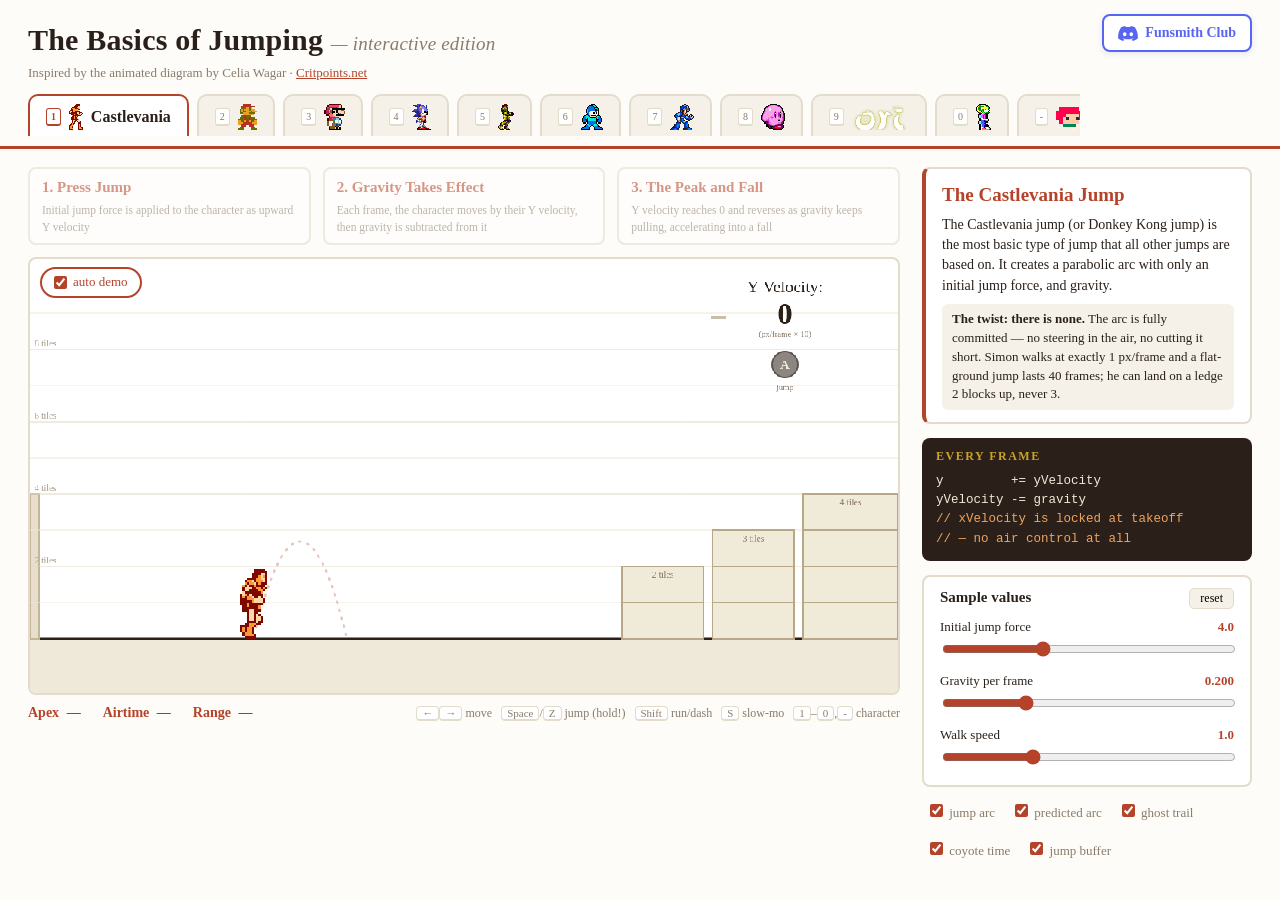
<file: index.html>
<!DOCTYPE html>
<html lang="en">
<head>
<meta charset="UTF-8">
<meta name="viewport" content="width=device-width, initial-scale=1.0">
<title>The Basics of Jumping — Interactive</title>
<link rel="stylesheet" href="style.css?v=8">
</head>
<body>
<header>
  <div class="title-block">
    <h1>The Basics of Jumping <span class="subtitle">— interactive edition</span></h1>
    <p class="credit">Inspired by the animated diagram by Celia Wagar · <a href="https://critpoints.net" target="_blank" rel="noopener">Critpoints.net</a></p>
  </div>
  <nav id="char-tabs" class="char-tabs"></nav>
  <a class="funsmith-badge" href="http://funsmith.club" target="_blank" rel="noopener" title="Join the Funsmith Club on Discord">
    <svg viewBox="0 0 127.14 96.36" width="20" height="15" aria-hidden="true"><path fill="currentColor" d="M107.7,8.07A105.15,105.15,0,0,0,81.47,0a72.06,72.06,0,0,0-3.36,6.83A97.68,97.68,0,0,0,49,6.83,72.37,72.37,0,0,0,45.64,0,105.89,105.89,0,0,0,19.39,8.09C2.79,32.65-1.71,56.6.54,80.21h0A105.73,105.73,0,0,0,32.71,96.36,77.7,77.7,0,0,0,39.6,85.25a68.42,68.42,0,0,1-10.85-5.18c.91-.66,1.8-1.34,2.66-2a75.57,75.57,0,0,0,64.32,0c.87.71,1.76,1.39,2.66,2a68.68,68.68,0,0,1-10.87,5.19,77,77,0,0,0,6.89,11.1A105.25,105.25,0,0,0,126.6,80.22h0C129.24,52.84,122.09,29.11,107.7,8.07ZM42.45,65.69C36.18,65.69,31,60,31,53s5-12.74,11.43-12.74S54,46,53.89,53,48.84,65.69,42.45,65.69Zm42.24,0C78.41,65.69,73.25,60,73.25,53s5-12.74,11.44-12.74S96.23,46,96.12,53,91.08,65.69,84.69,65.69Z"/></svg>
    Funsmith Club
  </a>
</header>

<main>
  <section class="stage-col">
    <div class="rotate-hint" id="rotate-hint">
      <span>&#128241;&#8635; Best played in landscape</span>
      <button id="rotate-go">go fullscreen</button>
      <button id="rotate-close" aria-label="dismiss">&times;</button>
    </div>
    <div class="phase-cards" id="phase-cards">
      <div class="phase-card" data-phase="1">
        <h3>1. Press Jump</h3>
        <p>Initial jump force is applied to the character as upward Y&nbsp;velocity</p>
      </div>
      <div class="phase-card" data-phase="2">
        <h3>2. Gravity Takes Effect</h3>
        <p>Each frame, the character moves by their Y&nbsp;velocity, then gravity is subtracted from it</p>
      </div>
      <div class="phase-card" data-phase="3">
        <h3>3. The Peak and Fall</h3>
        <p>Y&nbsp;velocity reaches 0 and reverses as gravity keeps pulling, accelerating into a fall</p>
      </div>
    </div>

    <div class="canvas-wrap">
      <canvas id="game" width="1152" height="576"></canvas>
      <label class="demo-pill"><input type="checkbox" id="toggle-demo" checked> auto demo</label>
      <div class="slowmo-badge" id="slowmo-badge">SLOW-MO ¼×</div>
      <div class="touch-controls" id="touch-controls">
        <div class="tc-group">
          <button class="tc-btn" id="tc-left" aria-label="move left">◀</button>
          <button class="tc-btn" id="tc-right" aria-label="move right">▶</button>
        </div>
        <div class="tc-group">
          <button class="tc-btn tc-run" id="tc-run" aria-label="run / dash">RUN</button>
          <button class="tc-btn tc-jump" id="tc-jump" aria-label="jump">A</button>
        </div>
      </div>
    </div>

    <div class="stats-bar" id="stats-bar">
      <span class="stat"><b>Apex</b> <span id="stat-apex">—</span></span>
      <span class="stat"><b>Airtime</b> <span id="stat-air">—</span></span>
      <span class="stat"><b>Range</b> <span id="stat-range">—</span></span>
      <span class="controls-hint">
        <kbd>←</kbd><kbd>→</kbd> move &nbsp; <kbd>Space</kbd>/<kbd>Z</kbd> jump (hold!) &nbsp;
        <kbd>Shift</kbd> run/dash &nbsp; <kbd>S</kbd> slow-mo &nbsp;
        <kbd>1</kbd>–<kbd>0</kbd>,<kbd>-</kbd> character
      </span>
    </div>
  </section>

  <aside class="side-col">
    <div class="explainer" id="explainer"></div>

    <div class="pseudo-box">
      <h4>Every frame</h4>
      <pre id="pseudocode"></pre>
    </div>

    <div class="tunables">
      <div class="tunables-head">
        <h4>Sample values</h4>
        <button id="reset-btn" title="Restore this character's authentic values">reset</button>
      </div>
      <div id="sliders"></div>
    </div>

    <div class="view-toggles">
      <label><input type="checkbox" id="toggle-arc" checked> jump arc</label>
      <label><input type="checkbox" id="toggle-predict" checked> predicted arc</label>
      <label><input type="checkbox" id="toggle-ghosts" checked> ghost trail</label>
      <label><input type="checkbox" id="toggle-coyote" checked> coyote time</label>
      <label><input type="checkbox" id="toggle-buffer" checked> jump buffer</label>
    </div>
  </aside>
</main>

<script src="app.js?v=35"></script>
</body>
</html>
</file>
<file: style.css>
:root {
  --ink: #2b2019;
  --paper: #fdfcf8;
  --panel: #f5f1e8;
  --line: #e3dccb;
  --arc: #b5432a;          /* dashed-arc red from the diagram */
  --accent: #b5432a;       /* re-tinted per character from JS  */
  --rise: #2e8b3a;
  --fall: #c03028;
  --muted: #8a7b6a;
}

* { box-sizing: border-box; }

body {
  margin: 0;
  background: var(--paper);
  color: var(--ink);
  font-family: Georgia, "Times New Roman", serif;
  line-height: 1.45;
}

header {
  position: relative;
  display: flex;
  align-items: flex-end;
  justify-content: space-between;
  flex-wrap: wrap;
  gap: 12px;
  padding: 18px 200px 10px 28px;
  border-bottom: 3px solid var(--accent);
}

h1 {
  margin: 0;
  font-size: 30px;
  letter-spacing: 0.2px;
}
.subtitle { font-size: 19px; font-style: italic; color: var(--muted); font-weight: normal; }
.credit { margin: 2px 0 0; font-size: 13px; color: var(--muted); }
.credit a { color: var(--accent); }

.funsmith-badge {
  position: absolute;
  top: 14px;
  right: 28px;
  display: inline-flex;
  align-items: center;
  gap: 7px;
  padding: 7px 14px;
  border: 2px solid #5865f2;
  border-radius: 8px;
  background: #fff;
  color: #5865f2;
  font-weight: bold;
  font-size: 14px;
  text-decoration: none;
  box-shadow: 0 2px 6px rgba(88, 101, 242, 0.15);
}
.funsmith-badge:hover { background: #5865f2; color: #fff; }

.rotate-hint {
  display: none;
  align-items: center;
  gap: 8px;
  margin-bottom: 10px;
  padding: 8px 12px;
  background: #fff;
  border: 2px solid var(--accent);
  border-radius: 8px;
  font-size: 13px;
}
.rotate-hint button { font-family: inherit; cursor: pointer; }
#rotate-go {
  border: 1px solid var(--accent);
  background: var(--panel);
  border-radius: 5px;
  padding: 3px 10px;
  color: var(--accent);
  font-weight: bold;
}
#rotate-close {
  margin-left: auto;
  border: none;
  background: none;
  font-size: 18px;
  color: var(--muted);
  padding: 0 4px;
}
@media (orientation: portrait) and (pointer: coarse) { .rotate-hint { display: flex; } }
@media (orientation: portrait) { .touch .rotate-hint { display: flex; } }

.demo-pill {
  position: absolute;
  top: 10px;
  left: 12px;
  display: inline-flex;
  align-items: center;
  gap: 6px;
  background: rgba(255, 255, 255, 0.88);
  border: 2px solid var(--line);
  border-radius: 999px;
  padding: 4px 12px;
  font-size: 13px;
  color: var(--muted);
  cursor: pointer;
  user-select: none;
}
.demo-pill input { accent-color: var(--accent); margin: 0; }
.demo-pill:has(input:checked) { border-color: var(--accent); color: var(--accent); }

/* ---- character tabs ---- */
.char-tabs {
  display: flex;
  gap: 8px;
  min-width: 0;             /* allow shrinking below content width */
  max-width: 100%;
  overflow-x: auto;
  scrollbar-width: thin;
}
.char-tab {
  font-family: inherit;
  font-size: 16px;
  padding: 8px 16px 6px;
  background: var(--panel);
  border: 2px solid var(--line);
  border-bottom: none;
  border-radius: 10px 10px 0 0;
  cursor: pointer;
  color: var(--muted);
  display: flex;
  align-items: center;
  gap: 8px;
}
.char-tab canvas { image-rendering: pixelated; }
.char-tab .tab-label { display: none; }
.char-tab.active .tab-label { display: inline; }
.char-tab .tab-key {
  font-size: 10px;
  line-height: 1.5;
  color: var(--muted);
  border: 1px solid var(--line);
  border-bottom-width: 2px;
  border-radius: 3px;
  background: #fff;
  padding: 0 4px;
}
.char-tab.active .tab-key { border-color: var(--accent); color: var(--accent); }
@media (pointer: coarse) { .char-tab .tab-key { display: none; } }
.touch .char-tab .tab-key { display: none; }
.char-tab.active {
  background: #fff;
  color: var(--ink);
  border-color: var(--accent);
  font-weight: bold;
}

main {
  display: flex;
  gap: 22px;
  padding: 18px 28px 30px;
  align-items: flex-start;
  flex-wrap: wrap;
}

.stage-col { flex: 1 1 640px; min-width: 540px; }
.side-col  { flex: 0 1 330px; min-width: 290px; display: flex; flex-direction: column; gap: 14px; }

/* ---- phase cards (the 1/2/3 captions from the diagram) ---- */
.phase-cards { display: flex; gap: 12px; margin-bottom: 12px; }
.phase-card {
  flex: 1;
  padding: 8px 12px;
  border: 2px solid var(--line);
  border-radius: 8px;
  background: #fff;
  opacity: 0.55;
  transition: opacity 0.15s, border-color 0.15s, box-shadow 0.15s;
}
.phase-card h3 { margin: 0 0 3px; font-size: 15px; color: var(--arc); }
.phase-card p { margin: 0; font-size: 11.5px; color: var(--muted); }
.phase-card.active {
  opacity: 1;
  border-color: var(--arc);
  box-shadow: 0 2px 8px rgba(181, 67, 42, 0.18);
}

/* ---- canvas ---- */
.canvas-wrap { position: relative; }
canvas#game {
  display: block;
  width: 100%;
  border: 2px solid var(--line);
  border-radius: 8px;
  background: #fff;
  image-rendering: pixelated;
}
.slowmo-badge {
  position: absolute;
  top: 44px; left: 12px;
  background: var(--ink);
  color: #fff;
  font-size: 12px;
  letter-spacing: 1px;
  padding: 3px 10px;
  border-radius: 4px;
  display: none;
}
.slowmo-badge.on { display: block; }

/* ---- stats ---- */
.stats-bar {
  display: flex;
  gap: 22px;
  align-items: baseline;
  flex-wrap: wrap;
  margin-top: 8px;
  font-size: 14px;
}
.stat b { color: var(--accent); font-weight: bold; margin-right: 4px; }
.controls-hint { margin-left: auto; font-size: 12px; color: var(--muted); }
kbd {
  font-family: inherit;
  border: 1px solid var(--line);
  border-bottom-width: 2px;
  border-radius: 4px;
  background: #fff;
  padding: 0 5px;
  font-size: 11px;
}

/* ---- side column ---- */
.explainer {
  background: #fff;
  border: 2px solid var(--line);
  border-left: 4px solid var(--accent);
  border-radius: 8px;
  padding: 12px 16px;
  font-size: 14px;
}
.explainer h2 { margin: 0 0 6px; font-size: 19px; color: var(--accent); }
.explainer p { margin: 0 0 8px; }
.explainer p:last-child { margin-bottom: 0; }
.explainer .rule {
  background: var(--panel);
  border-radius: 6px;
  padding: 6px 10px;
  font-size: 13px;
}

.pseudo-box {
  background: #2b2019;
  color: #f2e8d8;
  border-radius: 8px;
  padding: 10px 14px 12px;
}
.pseudo-box h4 { margin: 0 0 6px; font-size: 12px; letter-spacing: 1.5px; text-transform: uppercase; color: #c9a227; }
.pseudo-box pre {
  margin: 0;
  font-family: Consolas, "Courier New", monospace;
  font-size: 12.5px;
  line-height: 1.55;
  white-space: pre-wrap;
}
.pseudo-box .hl { color: #f0a35e; }

/* ---- tunables ---- */
.tunables {
  background: #fff;
  border: 2px solid var(--line);
  border-radius: 8px;
  padding: 10px 16px 14px;
}
.tunables-head { display: flex; justify-content: space-between; align-items: center; }
.tunables h4 { margin: 0; font-size: 15px; }
#reset-btn {
  font-family: inherit;
  font-size: 12px;
  border: 1px solid var(--line);
  background: var(--panel);
  border-radius: 5px;
  padding: 2px 10px;
  cursor: pointer;
}
#reset-btn:hover { border-color: var(--accent); color: var(--accent); }

.slider-row { margin-top: 9px; }
.slider-row label {
  display: flex;
  justify-content: space-between;
  font-size: 13px;
  margin-bottom: 2px;
}
.slider-row label b { font-weight: normal; }
.slider-row label .val { color: var(--accent); font-weight: bold; }
.slider-row input[type=range] {
  width: 100%;
  accent-color: var(--accent);
}

.view-toggles {
  display: flex;
  gap: 16px;
  font-size: 13px;
  color: var(--muted);
  padding: 0 4px;
  flex-wrap: wrap;
}
.view-toggles input { accent-color: var(--accent); }

/* ---- touch controls (coarse pointers / touch devices only) ---- */
.touch-controls {
  position: absolute;
  left: 0; right: 0; bottom: 8px;
  display: none;
  justify-content: space-between;
  align-items: flex-end;
  padding: 0 10px;
  pointer-events: none;
}
.tc-group { display: flex; gap: 10px; align-items: flex-end; }
.tc-btn {
  pointer-events: auto;
  width: 56px; height: 56px;
  border-radius: 50%;
  border: 2px solid rgba(255, 255, 255, 0.65);
  background: rgba(43, 32, 25, 0.38);
  color: #fff;
  font-family: inherit;
  font-size: 22px;
  line-height: 1;
  padding: 0;
  touch-action: none;
  user-select: none;
  -webkit-user-select: none;
  -webkit-tap-highlight-color: transparent;
}
.tc-btn.held { background: rgba(181, 67, 42, 0.7); }
.tc-run { width: 46px; height: 46px; font-size: 11px; letter-spacing: 1px; }
.tc-jump { width: 70px; height: 70px; font-size: 26px; font-weight: bold;
           background: rgba(181, 67, 42, 0.45); }

@media (pointer: coarse) {
  .touch-controls { display: flex; }
  .controls-hint { display: none; }
}
.touch .touch-controls { display: flex; }
.touch .controls-hint { display: none; }

/* ---- small screens ---- */
@media (max-width: 980px) {
  header { flex-direction: column; align-items: stretch; gap: 8px; padding-right: 12px; }
  .funsmith-badge { top: 10px; right: 12px; }
  .title-block { padding-right: 160px; }
  .char-tabs { overflow-x: auto; flex-wrap: nowrap; scrollbar-width: thin; }
  .char-tab { flex: 0 0 auto; white-space: nowrap; }
  .stage-col { min-width: 100%; }
  .side-col { min-width: 100%; flex-direction: row; flex-wrap: wrap; }
  .side-col > * { flex: 1 1 280px; }
}

@media (max-width: 640px) {
  header { padding: 10px 12px 0; }
  .funsmith-badge { font-size: 12px; padding: 5px 10px; gap: 5px; }
  .title-block { padding-right: 152px; }
  h1 { font-size: 21px; }
  .subtitle { font-size: 13px; }
  .credit { font-size: 11px; }
  main { padding: 10px 10px 24px; gap: 12px; }
  .stage-col { min-width: 0; }
  .char-tab { font-size: 12px; padding: 6px 9px 5px; gap: 5px; }
  .phase-cards { gap: 6px; margin-bottom: 8px; }
  .phase-card { padding: 6px 8px; }
  .phase-card h3 { font-size: 12px; margin: 0; }
  .phase-card p { display: none; }
  .stats-bar { font-size: 12px; gap: 12px; }
  .explainer { font-size: 13px; }
  .tc-btn { width: 50px; height: 50px; }
  .tc-jump { width: 62px; height: 62px; }
}
</file>
